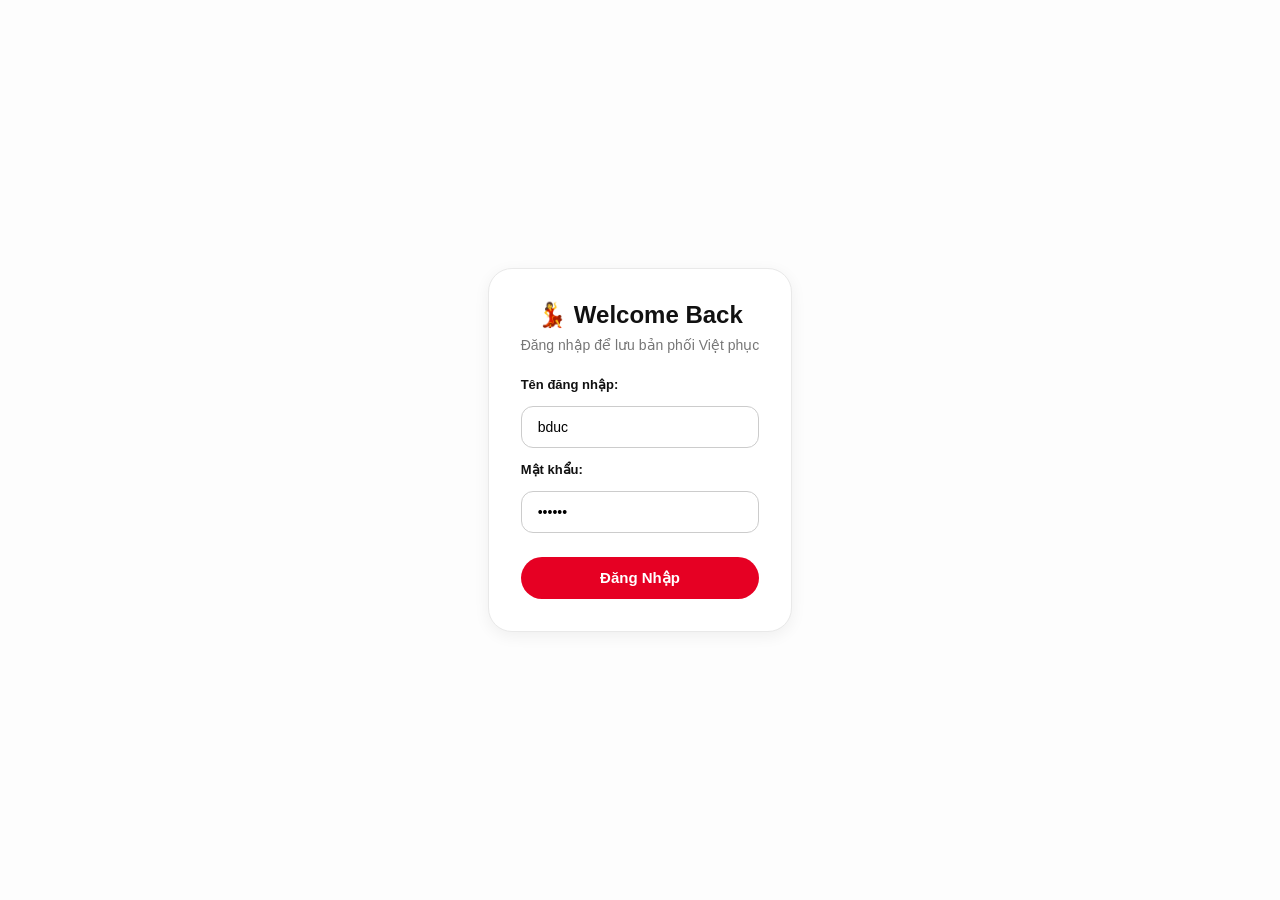
<file: src/main/resources/static/page/login.html>
﻿<!DOCTYPE html>
<html lang="vi">
<head>
    <meta charset="UTF-8">
    <title>Đăng nhập - Audition Viet Phuc Remix</title>
    <link rel="stylesheet" href="../css/common.css">
    <link rel="stylesheet" href="../css/auth.css">
</head>
<body>
    <div style="width:100%; height:100vh; display:flex; align-items:center; justify-content:center; background:#fdfdfd;">
        <div class="auth-container">
            <h2>💃 Welcome Back</h2>
            <p>Đăng nhập để lưu bản phối Việt phục</p>
            <form class="auth-form" onsubmit="handleLogin(event)">
                <label>Tên đăng nhập:</label>
                <input type="text" id="login-username" value="bduc" required>
                <label>Mật khẩu:</label>
                <input type="password" id="login-password" value="123456" required>
                <button type="submit" class="btn-auth">Đăng Nhập</button>
            </form>
        </div>
    </div>
    <script src="../js/auth.js"></script>
</body>
</html>
</file>
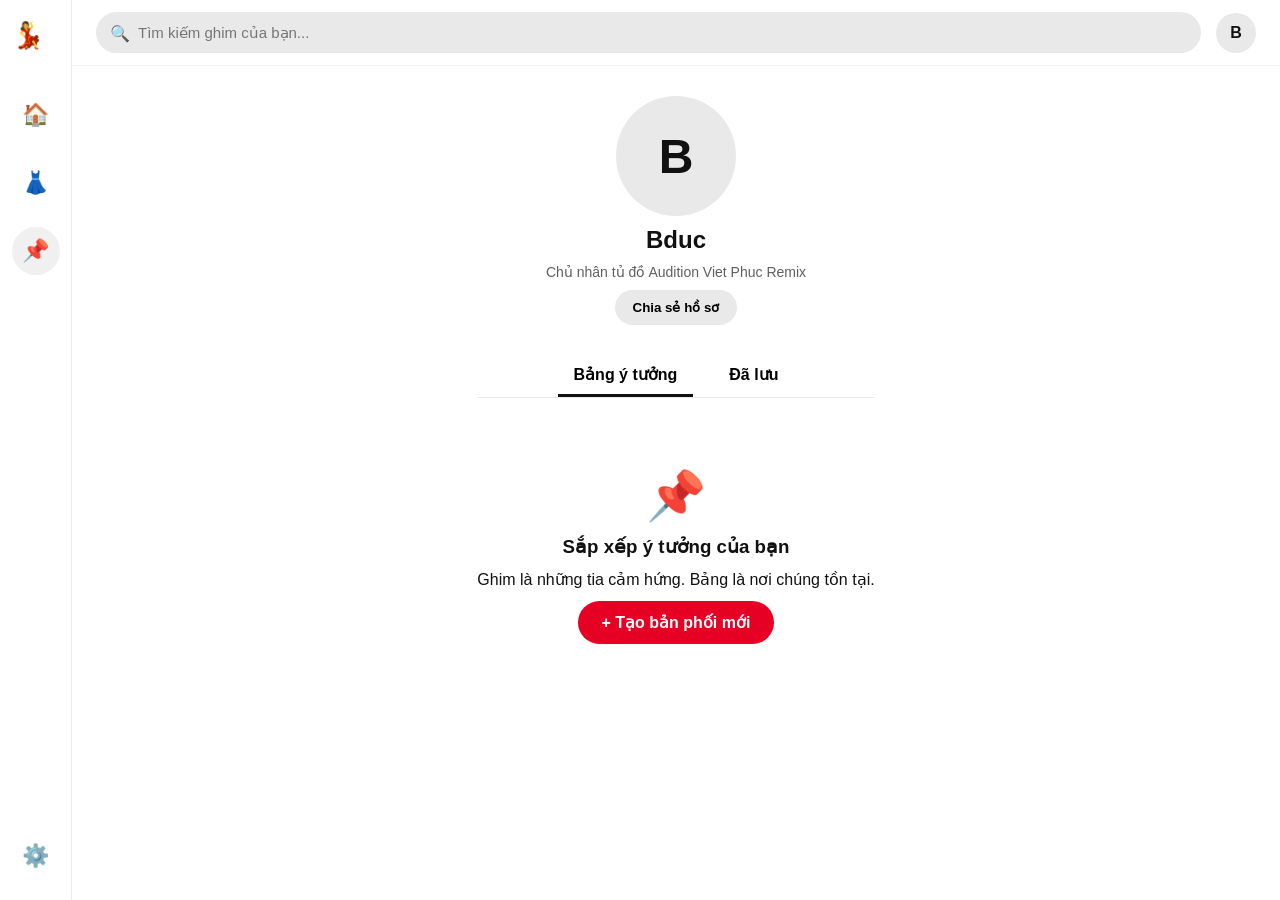
<file: src/main/resources/static/page/profile.html>
﻿<!DOCTYPE html>
<html lang="vi">
<head>
    <meta charset="UTF-8">
    <title>Trang cá nhân - Audition Viet Phuc Remix</title>
    <link rel="stylesheet" href="../css/common.css">
    <link rel="stylesheet" href="../css/profile.css">
</head>
<body>
    <nav class="sidebar">
        <div class="nav-icons">
            <a href="../index.html" class="logo">💃</a>
            <a href="../index.html" class="nav-icon">🏠</a>
            <a href="wardrobe.html" class="nav-icon">👗</a>
            <a href="profile.html" class="nav-icon active">📌</a>
        </div>
        <a href="login.html" class="nav-icon">⚙️</a>
    </nav>

    <div class="app-content">
        <header class="topbar">
            <div class="search-box">
                <span class="search-icon">🔍</span>
                <input type="text" placeholder="Tìm kiếm ghim của bạn...">
            </div>
            <a href="profile.html" class="user-avatar">B</a>
        </header>

        <main class="profile-container">
            <div class="profile-header">
                <div class="avatar-large" id="profile-avatar">B</div>
                <h2 id="profile-name">Bduc</h2>
                <p class="sub-text">Chủ nhân tủ đồ Audition Viet Phuc Remix</p>
                <button class="btn-gray">Chia sẻ hồ sơ</button>
            </div>

            <div class="profile-tabs">
                <button class="tab-btn active">Bảng ý tưởng</button>
                <button class="tab-btn">Đã lưu</button>
            </div>

            <div class="empty-state">
                <div style="font-size:48px;">📌</div>
                <h3>Sắp xếp ý tưởng của bạn</h3>
                <p>Ghim là những tia cảm hứng. Bảng là nơi chúng tồn tại.</p>
                <a href="wardrobe.html" class="btn-red">+ Tạo bản phối mới</a>
            </div>
        </main>
    </div>
</body>
</html>
</file>
<file: src/main/resources/static/css/common.css>
﻿:root {
    --primary: #e60023;
    --bg-gray: #f8f8f8;
    --text-dark: #111111;
    --border-gray: #e9e9e9;
}

* { box-sizing: border-box; margin: 0; padding: 0; font-family: -apple-system, BlinkMacSystemFont, "Segoe UI", Roboto, sans-serif; }
body { display: flex; height: 100vh; overflow: hidden; background-color: #fff; color: var(--text-dark); }

/* Sidebar trái Pinterest */
.sidebar { width: 72px; height: 100vh; border-right: 1px solid var(--border-gray); display: flex; flex-direction: column; align-items: center; padding: 20px 0; justify-content: space-between; z-index: 100; background: #fff; }
.sidebar .logo { font-size: 26px; text-decoration: none; margin-bottom: 20px; }
.nav-icons { display: flex; flex-direction: column; gap: 20px; }
.nav-icon { width: 48px; height: 48px; border-radius: 50%; display: flex; align-items: center; justify-content: center; text-decoration: none; color: #333; font-size: 22px; transition: 0.2s; }
.nav-icon:hover, .nav-icon.active { background-color: #f0f0f0; }

/* Content Main Layout */
.app-content { flex: 1; display: flex; flex-direction: column; height: 100vh; overflow-y: auto; }

/* Topbar Search Header */
.topbar { display: flex; align-items: center; padding: 12px 24px; gap: 15px; position: sticky; top: 0; background: rgba(255, 255, 255, 0.95); backdrop-filter: blur(8px); z-index: 90; border-bottom: 1px solid #f0f0f0; }
.search-box { flex: 1; position: relative; }
.search-box input { width: 100%; padding: 12px 16px 12px 42px; border-radius: 24px; border: none; background-color: #e9e9e9; font-size: 15px; outline: none; transition: 0.2s; }
.search-box input:focus { background-color: #e1e1e1; box-shadow: 0 0 0 2px rgba(230,0,35,0.2); }
.search-icon { position: absolute; left: 14px; top: 50%; transform: translateY(-50%); color: #767676; font-size: 16px; }

.user-avatar { width: 40px; height: 40px; border-radius: 50%; background-color: #e9e9e9; display: flex; align-items: center; justify-content: center; font-weight: bold; text-decoration: none; color: #111; font-size: 16px; transition: 0.2s; }
.user-avatar:hover { background-color: #d8d8d8; }
</file>
<file: src/main/resources/static/css/auth.css>
﻿.auth-container { max-width: 400px; margin: 80px auto; padding: 32px; background: #fff; border-radius: 24px; border: 1px solid #e9e9e9; text-align: center; box-shadow: 0 4px 16px rgba(0,0,0,0.06); }
.auth-container h2 { font-size: 24px; font-weight: 700; margin-bottom: 8px; }
.auth-container p { color: #767676; font-size: 14px; margin-bottom: 24px; }
.auth-form { display: flex; flex-direction: column; gap: 14px; text-align: left; }
.auth-form label { font-size: 13px; font-weight: 600; }
.auth-form input { padding: 12px 16px; border-radius: 12px; border: 1px solid #ccc; font-size: 14px; outline: none; }
.btn-auth { padding: 12px; background: var(--primary); color: #fff; border: none; border-radius: 24px; font-weight: 700; font-size: 15px; cursor: pointer; margin-top: 10px; }
</file>
<file: src/main/resources/static/css/profile.css>
﻿.profile-container { max-width: 1000px; margin: 0 auto; padding: 30px 20px; text-align: center; }
.profile-header { display: flex; flex-direction: column; align-items: center; gap: 10px; margin-bottom: 30px; }
.avatar-large { width: 120px; height: 120px; border-radius: 50%; background-color: #e9e9e9; font-size: 48px; font-weight: bold; display: flex; align-items: center; justify-content: center; }
.sub-text { color: #5f5f5f; font-size: 14px; }
.btn-gray { padding: 10px 18px; border-radius: 24px; border: none; background-color: #e9e9e9; font-weight: 600; cursor: pointer; }
.profile-tabs { display: flex; justify-content: center; gap: 20px; border-bottom: 1px solid #e9e9e9; margin-bottom: 30px; }
.tab-btn { padding: 10px 16px; border: none; background: none; font-size: 16px; font-weight: 600; cursor: pointer; border-bottom: 3px solid transparent; }
.tab-btn.active { border-bottom-color: #111; }
.empty-state { padding: 40px 0; display: flex; flex-direction: column; align-items: center; gap: 12px; }
.btn-red { display: inline-block; padding: 12px 24px; background-color: var(--primary); color: #fff; border-radius: 24px; text-decoration: none; font-weight: bold; }
</file>
